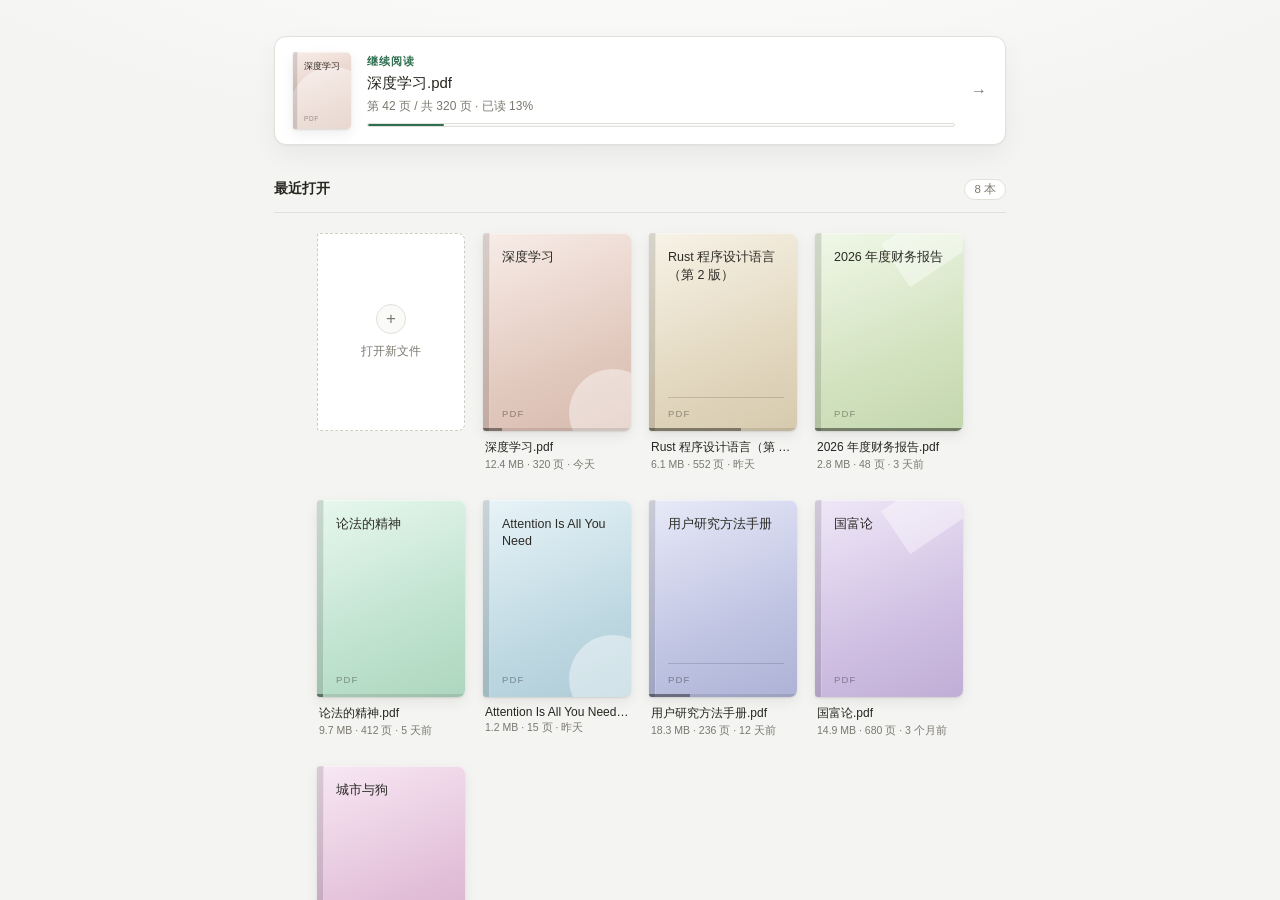
<file: preview-home.html>
<!doctype html>
<html lang="zh-CN">
<head>
<meta charset="utf-8" />
<meta name="viewport" content="width=device-width, initial-scale=1" />
<title>Folia 首页设计预览</title>
<style>
:root {
  --bg: #f4f4f2;
  --surface: #ffffff;
  --surface-2: #fafaf8;
  --border: #e2e0da;
  --text: #26251f;
  --text-muted: #7a786f;
  --accent: #2f6f4f;
  --accent-soft: #e4efe8;
  --danger: #b3402f;
  --radius: 8px;
  --font: -apple-system, BlinkMacSystemFont, "PingFang SC", "Hiragino Sans GB",
    "Microsoft YaHei", "Segoe UI", sans-serif;
}
* { box-sizing: border-box; }
html, body {
  margin: 0; height: 100%;
  font-family: var(--font); color: var(--text); background: var(--bg);
  -webkit-font-smoothing: antialiased;
}
.app { display: flex; flex-direction: column; height: 100vh; overflow: hidden; }
.body { display: flex; flex: 1; min-height: 0; }

.topbar {
  display: flex; align-items: center; gap: 12px; flex-wrap: wrap;
  padding: 8px 12px; background: var(--surface);
  border-bottom: 1px solid var(--border); z-index: 10;
}
.topbar-left, .topbar-right { display: flex; align-items: center; gap: 8px; }
.topbar-center { display: flex; align-items: center; gap: 6px; flex: 1 1 280px; justify-content: center; }
.topbar-right { margin-left: auto; }
.doc-name {
  font-size: 13px; color: var(--text-muted); max-width: 220px;
  overflow: hidden; text-overflow: ellipsis; white-space: nowrap;
}
.btn {
  font-family: inherit; font-size: 13px; line-height: 1; padding: 7px 12px;
  border-radius: var(--radius); border: 1px solid var(--border);
  background: var(--surface); color: var(--text); cursor: pointer; white-space: nowrap;
}
.btn.primary { background: var(--accent); border-color: var(--accent); color: #fff; }
.btn.ghost { background: transparent; border-color: transparent; color: var(--text-muted); }
.btn.tiny { font-size: 12px; padding: 5px 8px; }
.search-input {
  font-family: inherit; font-size: 13px; padding: 7px 10px; width: 220px;
  border-radius: var(--radius); border: 1px solid var(--border);
  background: var(--surface-2); color: var(--text); outline: none;
}
.search-count { font-size: 12px; color: var(--text-muted); min-width: 46px; text-align: center; }
.zoom, .pager, .swatches { display: flex; align-items: center; gap: 4px; }
.zoom-label { font-size: 12px; color: var(--text-muted); min-width: 42px; text-align: center; }
.page-input {
  font-family: inherit; font-size: 13px; width: 48px; text-align: center; padding: 6px 4px;
  border-radius: var(--radius); border: 1px solid var(--border);
  background: var(--surface-2); color: var(--text); outline: none;
}
.page-total { font-size: 12px; color: var(--text-muted); }
.swatch { width: 18px; height: 18px; border-radius: 50%; border: 1px solid rgba(0,0,0,.14); padding: 0; }
.swatch.s1 { background: #ffd95c; } .swatch.s2 { background: #7fd08f; }
.swatch.s3 { background: #7fb2ff; } .swatch.s4 { background: #ff8fc4; }
.btn.highlight { background: var(--accent-soft); border-color: #bcd8c7; color: #234f39; font-weight: 500; }
.btn:disabled { opacity: .42; cursor: default; }

.stage { flex: 1; min-width: 0; overflow: auto; background: var(--bg); position: relative; }

/* ---------------------------------------------------------------- 首页 / 书架 */

.stage.home-mode {
  background: radial-gradient(1200px 460px at 50% -160px, #ffffff 0%, rgba(255,255,255,0) 70%), var(--bg);
}
.home { max-width: 780px; margin: 0 auto; padding: 36px 24px 80px; }
.muted { color: var(--text-muted); }

/* ---- 继续阅读 */
.resume {
  display: flex; align-items: center; gap: 16px; width: 100%;
  margin-bottom: 34px; padding: 15px 18px;
  border: 1px solid var(--border); border-radius: 12px; background: var(--surface);
  font-family: inherit; color: inherit; text-align: left; cursor: pointer;
  box-shadow: 0 1px 2px rgba(0,0,0,.04), 0 10px 26px rgba(0,0,0,.05);
  transition: transform .16s ease, box-shadow .16s ease, border-color .16s ease;
}
.resume:hover {
  transform: translateY(-2px); border-color: #cfccc3;
  box-shadow: 0 2px 4px rgba(0,0,0,.06), 0 16px 34px rgba(0,0,0,.09);
}
.cover-art.resume-art { width: 58px; flex: 0 0 auto; padding: 8px 7px 7px 11px; border-radius: 2px 5px 5px 2px; }
.resume-art .cover-title { font-size: 9px; line-height: 1.35; -webkit-line-clamp: 3; }
.resume-art .cover-badge { font-size: 6.5px; letter-spacing: .1em; }
.resume-art .cover-spine { width: 5px; }
.resume-body { display: flex; flex-direction: column; gap: 5px; min-width: 0; flex: 1 1 auto; }
.resume-eyebrow { font-size: 10.5px; font-weight: 600; letter-spacing: .1em; color: var(--accent); }
.resume-title {
  display: block; font-size: 15px; font-weight: 500; color: var(--text);
  overflow: hidden; text-overflow: ellipsis; white-space: nowrap;
}
.resume-sub { font-size: 12px; color: var(--text-muted); font-variant-numeric: tabular-nums; }
.resume-track {
  display: block; height: 4px; margin-top: 3px; border-radius: 999px;
  border: 1px solid var(--border); background: var(--surface-2); overflow: hidden;
}
.resume-fill { display: block; height: 100%; border-radius: 999px; background: var(--accent); }
.resume-go { flex: 0 0 auto; font-size: 16px; color: var(--text-muted); transition: transform .16s ease, color .16s ease; }
.resume:hover .resume-go { transform: translateX(3px); color: var(--accent); }

/* ---- 空书架 */
.home-empty { padding: 24px 0 0; }
.drop-zone {
  display: flex; flex-direction: column; align-items: center; justify-content: center;
  gap: 12px; width: 100%; min-height: 190px; padding: 32px;
  border: 1.5px dashed #cfccc3; border-radius: 14px; background: var(--surface);
  font-family: inherit; color: inherit; cursor: pointer;
  transition: border-color .16s ease, background .16s ease, transform .16s ease;
}
.drop-zone:hover { border-color: #9dc2ac; background: var(--accent-soft); transform: translateY(-2px); }
.drop-plus {
  display: flex; align-items: center; justify-content: center;
  width: 42px; height: 42px; border-radius: 50%;
  border: 1px solid var(--border); background: var(--surface-2);
  font-size: 22px; line-height: 1; color: var(--text-muted);
  transition: background .14s ease, border-color .14s ease, color .14s ease;
}
.drop-zone:hover .drop-plus { background: var(--surface); border-color: #9dc2ac; color: var(--accent); }
.drop-label { font-size: 13.5px; color: var(--text-muted); }

/* ---- 书架 */
.shelf-head {
  display: flex; align-items: baseline; justify-content: space-between; gap: 12px;
  margin-bottom: 20px; padding-bottom: 12px; border-bottom: 1px solid var(--border);
}
.shelf-head h2 { font-size: 14px; font-weight: 600; letter-spacing: .01em; color: var(--text); margin: 0; }
.shelf-count {
  font-size: 11.5px; color: var(--text-muted); font-variant-numeric: tabular-nums;
  padding: 2px 9px; border-radius: 999px; border: 1px solid var(--border); background: var(--surface);
}
.shelf-grid {
  display: grid; grid-template-columns: repeat(auto-fill, 148px);
  gap: 28px 18px; justify-content: center;
}
.cover { position: relative; min-width: 0; }
.cover-btn, .cover-add {
  display: flex; flex-direction: column; gap: 8px; width: 100%; padding: 0;
  border: none; background: transparent; font-family: inherit; color: inherit;
  cursor: pointer; text-align: left;
}
.cover-art {
  position: relative; display: flex; flex-direction: column; justify-content: space-between;
  width: 100%; aspect-ratio: 3 / 4; padding: 16px 13px 12px 19px;
  border-radius: 3px 7px 7px 3px; overflow: hidden;
  box-shadow: inset 0 1px 0 rgba(255,255,255,.45), 0 1px 2px rgba(0,0,0,.10), 0 5px 14px rgba(0,0,0,.07);
  transition: transform .16s ease, box-shadow .16s ease;
}
.cover-btn:hover .cover-art {
  transform: translateY(-4px);
  box-shadow: inset 0 1px 0 rgba(255,255,255,.45), 0 2px 4px rgba(0,0,0,.12), 0 12px 26px rgba(0,0,0,.14);
}
.cover-spine {
  position: absolute; left: 0; top: 0; bottom: 0; width: 7px; z-index: 2;
  background: rgba(0,0,0,.13); box-shadow: inset -1px 0 0 rgba(255,255,255,.4);
}
/* 封面装饰：绝对定位的 ::before，否则会成为 flex 子项 */
.cover-art::before { content: ""; position: absolute; z-index: 0; pointer-events: none; }
.deco-plain::before { display: none; }
.deco-rule::before { left: 19px; right: 13px; bottom: 33px; height: 1px; background: rgba(0,0,0,.14); }
.deco-orb::before { right: -26px; bottom: -26px; width: 88px; height: 88px; border-radius: 50%; background: rgba(255,255,255,.42); }
.deco-band::before {
  top: -28px; right: -46px; width: 124px; height: 52px;
  transform: rotate(-34deg); background: rgba(255,255,255,.38);
}
.cover-title {
  position: relative; z-index: 1;
  font-size: 12.5px; line-height: 1.4; font-weight: 500; color: #2c2b26;
  display: -webkit-box; -webkit-line-clamp: 3; -webkit-box-orient: vertical;
  overflow: hidden; text-overflow: ellipsis; word-break: break-word;
  min-height: 0;
}
.cover-badge { position: relative; z-index: 1; font-size: 9.5px; letter-spacing: .12em; color: rgba(0,0,0,.36); }
.cover-progress {
  position: absolute; left: 0; right: 0; bottom: 0; height: 3px; z-index: 3;
  background: rgba(0,0,0,.10);
}
.cover-progress-fill { display: block; height: 100%; background: rgba(0,0,0,.36); }
.name-wrap { position: relative; display: block; width: 100%; min-width: 0; }
.cover-tip {
  position: absolute; bottom: calc(100% + 7px); left: 50%; z-index: 5;
  width: max-content; max-width: 186px; padding: 6px 9px;
  border-radius: 6px; border: 1px solid var(--border); background: var(--surface);
  color: var(--text); font-size: 11.5px; line-height: 1.5; text-align: center;
  word-break: break-word; box-shadow: 0 6px 18px rgba(0,0,0,.14);
  opacity: 0; transform: translateX(-50%) translateY(4px);
  transition: opacity .14s ease, transform .14s ease; pointer-events: none;
}
.name-wrap:hover .cover-tip { opacity: 1; transform: translateX(-50%) translateY(0); }
.cover-meta { display: flex; flex-direction: column; gap: 2px; width: 100%; min-width: 0; padding: 0 2px; }
.cover-name { display: block; font-size: 12px; color: var(--text); overflow: hidden; text-overflow: ellipsis; white-space: nowrap; }
.cover-sub { display: block; font-size: 10.5px; color: var(--text-muted); overflow: hidden; text-overflow: ellipsis; white-space: nowrap; }
.cover-remove {
  position: absolute; top: -7px; right: -7px; width: 22px; height: 22px; padding: 0;
  border-radius: 50%; border: 1px solid var(--border); background: var(--surface);
  color: var(--text-muted); font-size: 14px; line-height: 1; cursor: pointer;
  opacity: 0; transition: opacity .12s ease;
}
.cover:hover .cover-remove { opacity: 1; }
.cover-remove:hover { color: var(--danger); border-color: #dcb8b1; }
.cover-add .cover-art {
  align-items: center; justify-content: center; gap: 9px; padding: 0;
  background: var(--surface); border: 1px dashed #cfccc3; box-shadow: none;
}
.cover-add .cover-art::before { display: none; }
.cover-add:hover .cover-art {
  border-color: #9dc2ac; background: var(--accent-soft);
  transform: translateY(-4px); box-shadow: 0 8px 20px rgba(0,0,0,.07);
}
.cover-plus {
  display: flex; align-items: center; justify-content: center;
  width: 30px; height: 30px; border-radius: 50%;
  border: 1px solid var(--border); background: var(--surface-2);
  font-size: 17px; line-height: 1; color: var(--text-muted);
  transition: background .14s ease, border-color .14s ease, color .14s ease;
}
.cover-add:hover .cover-plus { background: var(--surface); border-color: #9dc2ac; color: var(--accent); }
.cover-add-label { font-size: 12px; color: var(--text-muted); }
</style>
</head>
<body>
<div class="app">
  <div class="body">
    <main class="stage home-mode">
      <div class="home">

        <button class="resume">
          <span class="cover-art resume-art deco-orb" style="background:linear-gradient(158deg,hsl(18 52% 94%),hsl(18 38% 82%) 62%,hsl(18 33% 76%));">
            <span class="cover-spine"></span>
            <span class="cover-title">深度学习</span>
            <span class="cover-badge">PDF</span>
          </span>
          <span class="resume-body">
            <span class="resume-eyebrow">继续阅读</span>
            <span class="resume-title">深度学习.pdf</span>
            <span class="resume-sub">第 42 页 / 共 320 页 · 已读 13%</span>
            <span class="resume-track"><span class="resume-fill" style="width:13%"></span></span>
          </span>
          <span class="resume-go">→</span>
        </button>

        <section class="shelf">
          <div class="shelf-head">
            <h2>最近打开</h2>
            <span class="shelf-count">8 本</span>
          </div>
          <div class="shelf-grid">
            <button class="cover cover-add">
              <span class="cover-art">
                <span class="cover-plus">+</span>
                <span class="cover-add-label">打开新文件</span>
              </span>
            </button>

            <div class="cover">
              <button class="cover-btn">
                <span class="cover-art deco-orb" style="background:linear-gradient(158deg,hsl(18 52% 94%),hsl(18 38% 82%) 62%,hsl(18 33% 76%));">
                  <span class="cover-spine"></span>
                  <span class="cover-title">深度学习</span>
                  <span class="cover-badge">PDF</span>
                  <span class="cover-progress"><span class="cover-progress-fill" style="width:13%"></span></span>
                </span>
                <span class="cover-meta">
                  <span class="name-wrap">
                    <span class="cover-name">深度学习.pdf</span>
                    <span class="cover-tip">深度学习</span>
                  </span>
                  <span class="cover-sub">12.4 MB · 320 页 · 今天</span>
                </span>
              </button>
              <button class="cover-remove">×</button>
            </div>

            <div class="cover">
              <button class="cover-btn">
                <span class="cover-art deco-rule" style="background:linear-gradient(158deg,hsl(42 52% 94%),hsl(42 38% 82%) 62%,hsl(42 33% 76%));">
                  <span class="cover-spine"></span>
                  <span class="cover-title">Rust 程序设计语言（第 2 版）</span>
                  <span class="cover-badge">PDF</span>
                  <span class="cover-progress"><span class="cover-progress-fill" style="width:62%"></span></span>
                </span>
                <span class="cover-meta">
                  <span class="name-wrap">
                    <span class="cover-name">Rust 程序设计语言（第 2 版）.pdf</span>
                    <span class="cover-tip">Rust 程序设计语言（第 2 版）</span>
                  </span>
                  <span class="cover-sub">6.1 MB · 552 页 · 昨天</span>
                </span>
              </button>
              <button class="cover-remove">×</button>
            </div>

            <div class="cover">
              <button class="cover-btn">
                <span class="cover-art deco-band" style="background:linear-gradient(158deg,hsl(88 52% 94%),hsl(88 38% 82%) 62%,hsl(88 33% 76%));">
                  <span class="cover-spine"></span>
                  <span class="cover-title">2026 年度财务报告</span>
                  <span class="cover-badge">PDF</span>
                  <span class="cover-progress"><span class="cover-progress-fill" style="width:100%"></span></span>
                </span>
                <span class="cover-meta">
                  <span class="name-wrap">
                    <span class="cover-name">2026 年度财务报告.pdf</span>
                    <span class="cover-tip">2026 年度财务报告</span>
                  </span>
                  <span class="cover-sub">2.8 MB · 48 页 · 3 天前</span>
                </span>
              </button>
              <button class="cover-remove">×</button>
            </div>

            <div class="cover">
              <button class="cover-btn">
                <span class="cover-art deco-plain" style="background:linear-gradient(158deg,hsl(145 52% 94%),hsl(145 38% 82%) 62%,hsl(145 33% 76%));">
                  <span class="cover-spine"></span>
                  <span class="cover-title">论法的精神</span>
                  <span class="cover-badge">PDF</span>
                  <span class="cover-progress"><span class="cover-progress-fill" style="width:4%"></span></span>
                </span>
                <span class="cover-meta">
                  <span class="name-wrap">
                    <span class="cover-name">论法的精神.pdf</span>
                    <span class="cover-tip">论法的精神</span>
                  </span>
                  <span class="cover-sub">9.7 MB · 412 页 · 5 天前</span>
                </span>
              </button>
              <button class="cover-remove">×</button>
            </div>

            <div class="cover">
              <button class="cover-btn">
                <span class="cover-art deco-orb" style="background:linear-gradient(158deg,hsl(196 52% 94%),hsl(196 38% 82%) 62%,hsl(196 33% 76%));">
                  <span class="cover-spine"></span>
                  <span class="cover-title">Attention Is All You Need</span>
                  <span class="cover-badge">PDF</span>
                </span>
                <span class="cover-meta">
                  <span class="name-wrap">
                    <span class="cover-name">Attention Is All You Need.pdf</span>
                    <span class="cover-tip">Attention Is All You Need</span>
                  </span>
                  <span class="cover-sub">1.2 MB · 15 页 · 昨天</span>
                </span>
              </button>
              <button class="cover-remove">×</button>
            </div>

            <div class="cover">
              <button class="cover-btn">
                <span class="cover-art deco-rule" style="background:linear-gradient(158deg,hsl(232 52% 94%),hsl(232 38% 82%) 62%,hsl(232 33% 76%));">
                  <span class="cover-spine"></span>
                  <span class="cover-title">用户研究方法手册</span>
                  <span class="cover-badge">PDF</span>
                  <span class="cover-progress"><span class="cover-progress-fill" style="width:28%"></span></span>
                </span>
                <span class="cover-meta">
                  <span class="name-wrap">
                    <span class="cover-name">用户研究方法手册.pdf</span>
                    <span class="cover-tip">用户研究方法手册</span>
                  </span>
                  <span class="cover-sub">18.3 MB · 236 页 · 12 天前</span>
                </span>
              </button>
              <button class="cover-remove">×</button>
            </div>

            <div class="cover">
              <button class="cover-btn">
                <span class="cover-art deco-band" style="background:linear-gradient(158deg,hsl(268 52% 94%),hsl(268 38% 82%) 62%,hsl(268 33% 76%));">
                  <span class="cover-spine"></span>
                  <span class="cover-title">国富论</span>
                  <span class="cover-badge">PDF</span>
                </span>
                <span class="cover-meta">
                  <span class="name-wrap">
                    <span class="cover-name">国富论.pdf</span>
                    <span class="cover-tip">国富论</span>
                  </span>
                  <span class="cover-sub">14.9 MB · 680 页 · 3 个月前</span>
                </span>
              </button>
              <button class="cover-remove">×</button>
            </div>

            <div class="cover">
              <button class="cover-btn">
                <span class="cover-art deco-plain" style="background:linear-gradient(158deg,hsl(316 52% 94%),hsl(316 38% 82%) 62%,hsl(316 33% 76%));">
                  <span class="cover-spine"></span>
                  <span class="cover-title">城市与狗</span>
                  <span class="cover-badge">PDF</span>
                  <span class="cover-progress"><span class="cover-progress-fill" style="width:7%"></span></span>
                </span>
                <span class="cover-meta">
                  <span class="name-wrap">
                    <span class="cover-name">城市与狗.pdf</span>
                    <span class="cover-tip">城市与狗</span>
                  </span>
                  <span class="cover-sub">3.5 MB · 208 页 · 1 个月前</span>
                </span>
              </button>
              <button class="cover-remove">×</button>
            </div>
          </div>
        </section>
      </div>
    </main>
  </div>
</div>
</body>
</html>
</file>
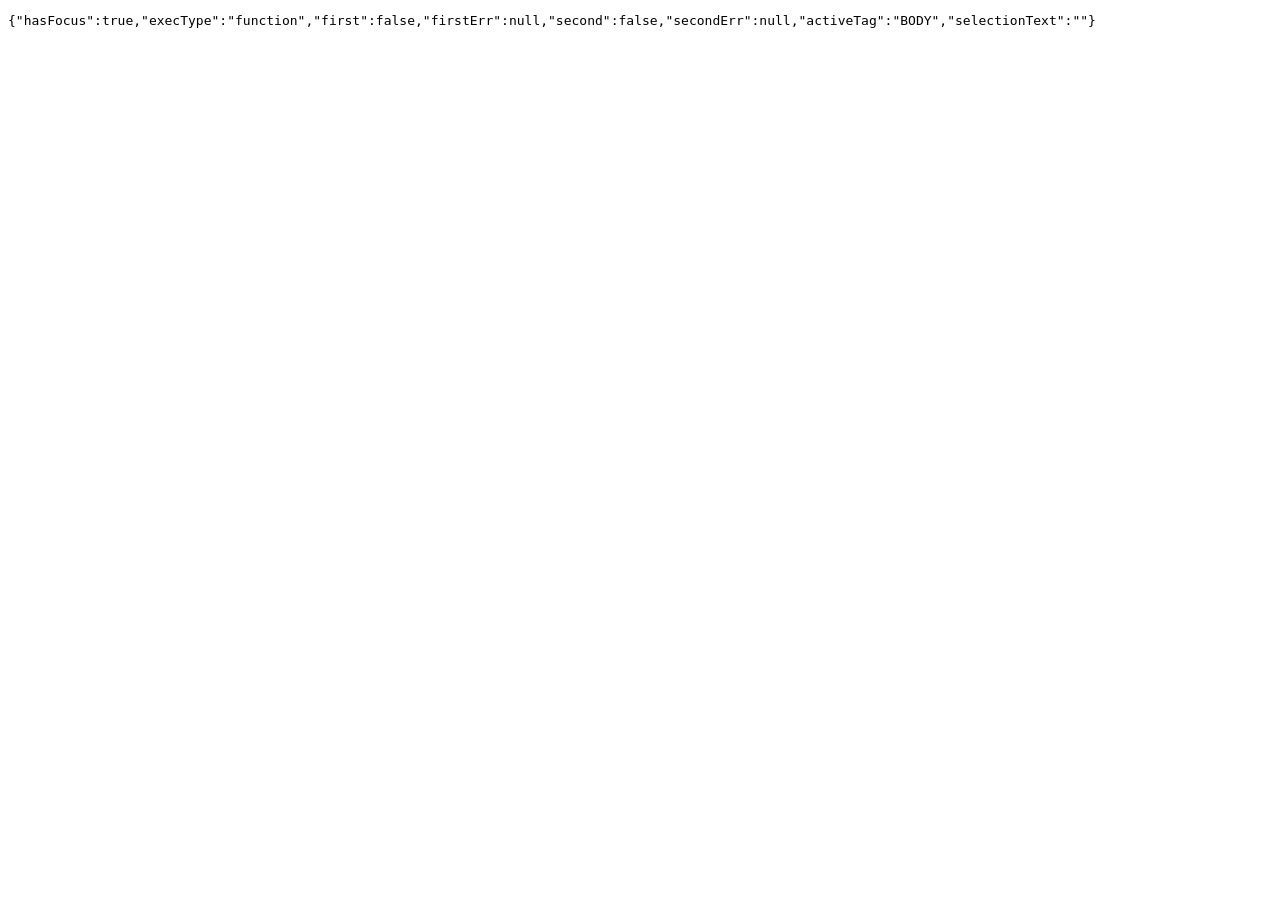
<file: tests/e2e/e2e17/exec.html>
<!doctype html><meta charset=utf-8><body>
<textarea id=t style="position:fixed;top:-1000px">HELLO</textarea>
<pre id=out></pre>
<script>
const a=document.getElementById('t');
a.select();
let r1=null,e1=null;
try{ r1=document.execCommand('copy'); }catch(e){ e1=String(e); }
const ta=document.createElement('textarea');
ta.value='SECOND'; ta.style.position='fixed'; ta.style.top='-1000px';
document.body.appendChild(ta); ta.select();
let r2=null,e2=null;
try{ r2=document.execCommand('copy'); }catch(e){ e2=String(e); }
ta.remove();
document.getElementById('out').textContent=JSON.stringify({
  hasFocus:document.hasFocus(), execType:typeof document.execCommand,
  first:r1, firstErr:e1, second:r2, secondErr:e2,
  activeTag:document.activeElement&&document.activeElement.tagName,
  selectionText:String(window.getSelection())
});
</script></body>
</file>
